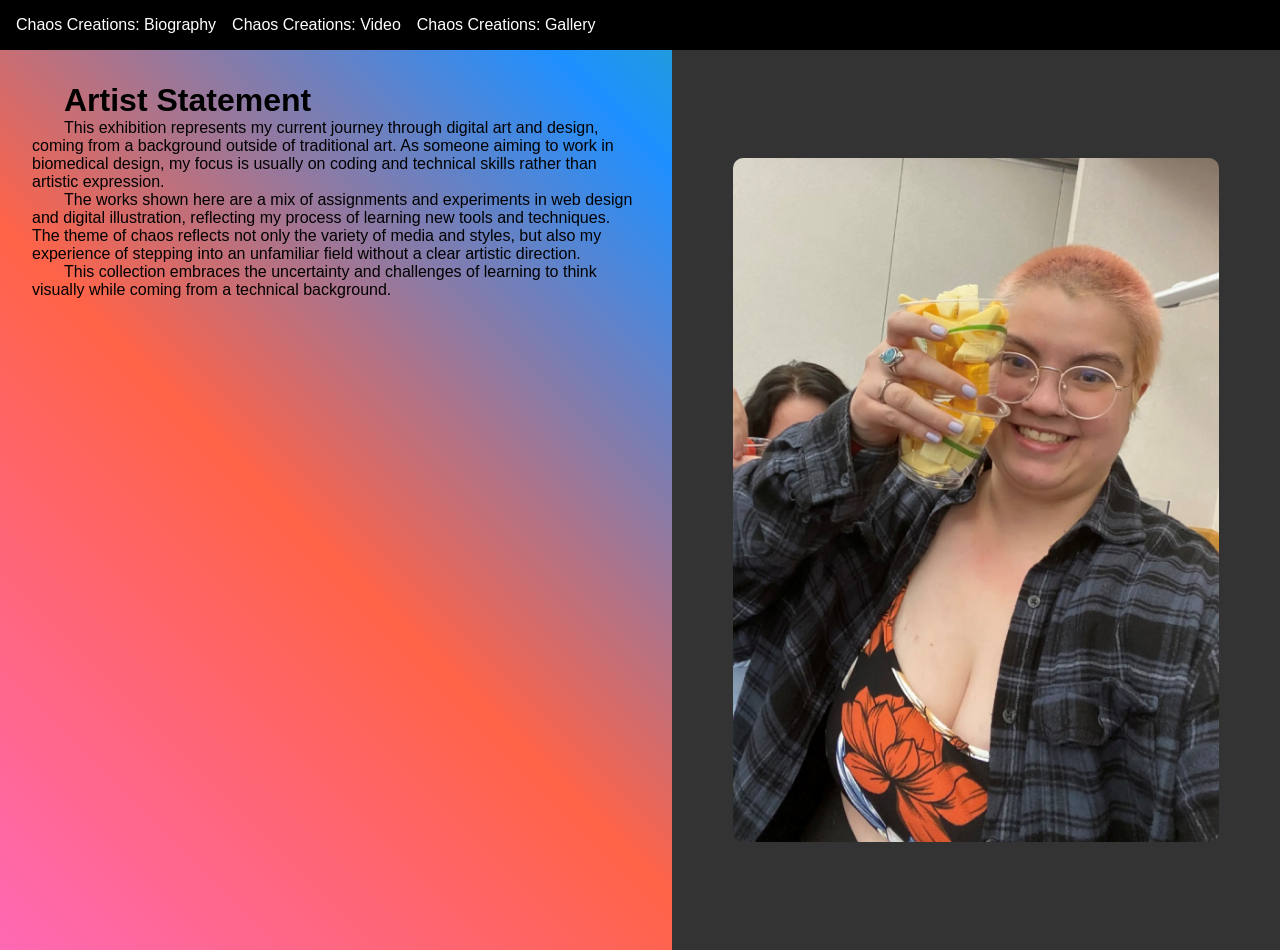
<file: index.html>
<!DOCTYPE html>
<html lang="en">
<head>
  <meta charset="UTF-8" />
  <meta name="viewport" content="width=device-width, initial-scale=1.0" />
  <title>Biography</title>
  <link rel="stylesheet" href="style.css" />
</head>
<body>
  <nav>
    <a href="index.html">Chaos Creations: Biography</a>
    <a href="video.html">Chaos Creations: Video</a>
    <a href="gallery.html">Chaos Creations: Gallery</a>
  </nav>

  <main class="bio-container">
    <div class="bio-text">
      <h1>Artist Statement</h1>
      
      <p>This exhibition represents my current journey through digital art and design, coming from a background outside of traditional art. As someone aiming to work in biomedical design, my focus is usually on coding and technical skills rather than artistic expression. </p>
      
      <p>The works shown here are a mix of assignments and experiments in web design and digital illustration, reflecting my process of learning new tools and techniques. The theme of chaos reflects not only the variety of media and styles, but also my experience of stepping into an unfamiliar field without a clear artistic direction.

      </p>
      <p>This collection embraces the uncertainty and challenges of learning to think visually while coming from a technical background.</p>
    </div>
    <div class="bio-image">
      <img src="media/headshot.jpg" alt="Headshot" />
    </div>
  </main>
</body>
</html>
</file>
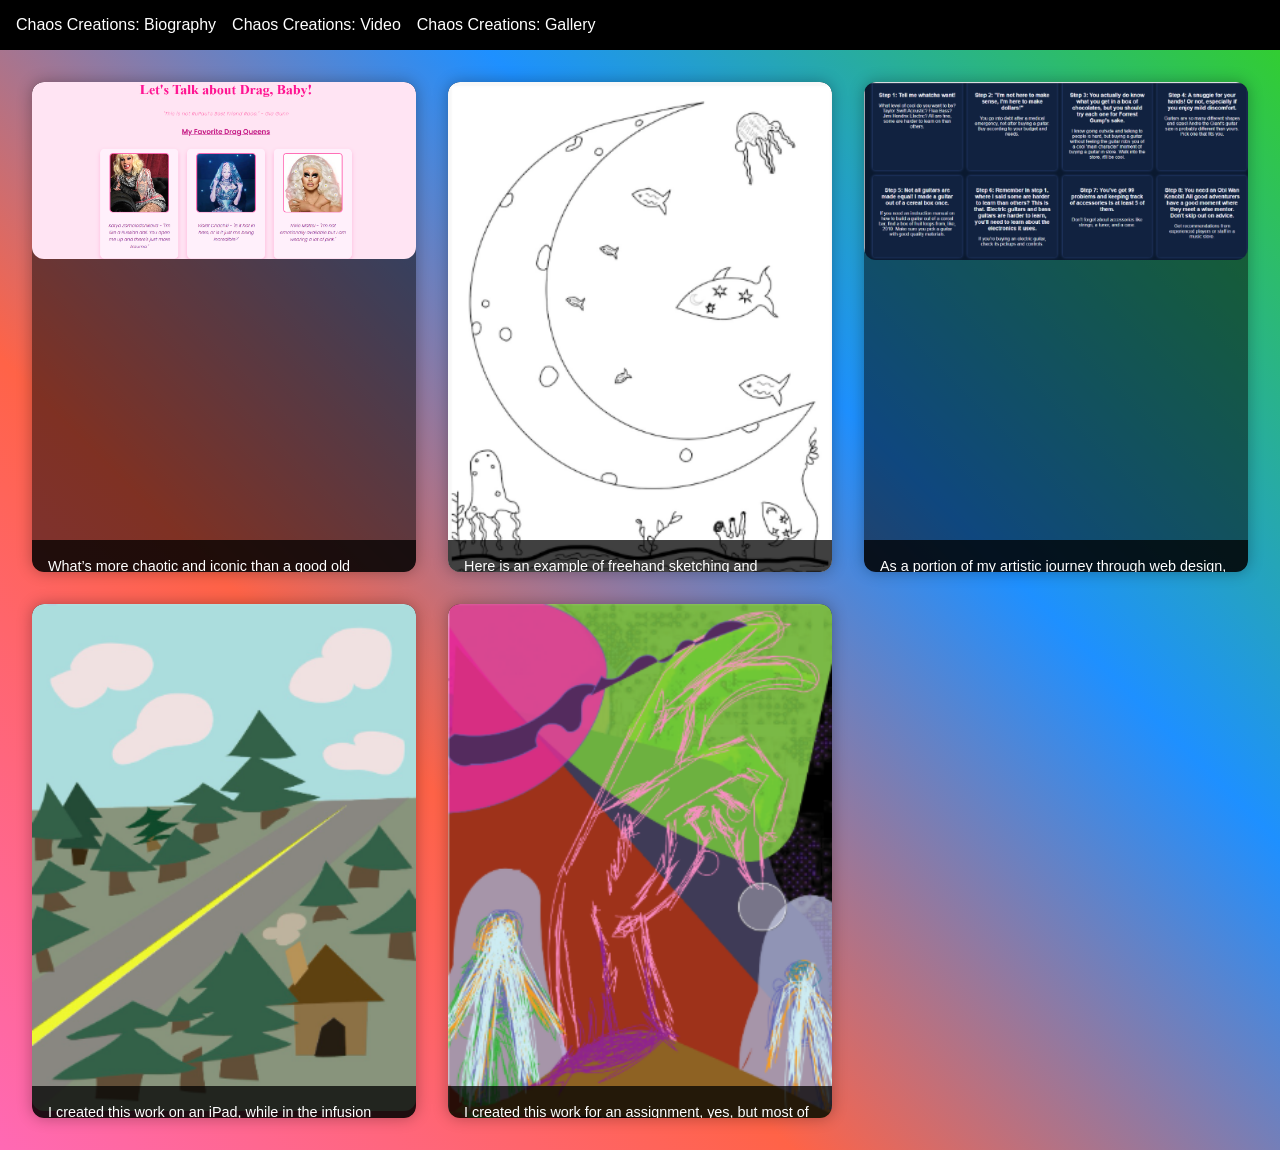
<file: gallery.html>
<html lang="en">
<head>
  <meta charset="UTF-8" />
  <meta name="viewport" content="width=device-width, initial-scale=1.0" />
  <title>Gallery</title>
  <link rel="stylesheet" href="style.css" />
</head>
<body>
  <nav>
    <a href="index.html">Chaos Creations: Biography</a>
    <a href="video.html">Chaos Creations: Video</a>
    <a href="gallery.html">Chaos Creations: Gallery</a>
  </nav>

  <main class="gallery">
    <div class="art-piece">
      <img src="media/drag_baby.png" alt="Art 1" />
      <div class="description">What’s more chaotic and iconic than a good old ‘RuPaul’s Drag Race’ Episode? Was this Web Design assignment created when I was severely sleep deprived and over caffeinated? Yes. Does that change the fact that I worked hard on it? No. </div>
    </div>
    <div class="art-piece">
      <img src="media/moon_fish.png" alt="Art 2" />
      <div class="description">Here is an example of freehand sketching and experimentation of different brush settings. I enjoyed experimenting with differing sizes, and this was one of my first times filling up an entire canvas with simple sketches to make an original scene. </div>
    </div>
    <div class="art-piece">
      <img src="media/quiz.png" alt="Art 3" />
      <div class="description">As a portion of my artistic journey through web design, I have created quizzes and instructional manuals to showcase my understanding of web design, and fun techniques I played with when creating websites. This work was a study on symmetry and organization, aiming to demonstrate how spacing, coloring, and text formatting can greatly affect how users interact with web works.</div>
    </div>
    <div class="art-piece">
      <img src="media/forest.png" alt="Art 4" />
      <div class="description">I created this work on an iPad, while in the infusion room at Bozeman Deaconess, waiting for my father to finish cancer treatments. When I look at it in the sense of artistry, I usually cringe, because of how elementary it looks. Then, I am reminded of how I was sitting on the hospital floor, criss cross applesauce, waiting for my Dad. There is a sense of sadness behind this work. I was a full grown adult, with nothing to do for my father other than wait and draw - reminiscent of being a child. </div>
    </div>
    <div class="art-piece">
      <img src="media/hand.png" alt="Art 5" />
      <div class="description">I created this work for an assignment, yes, but most of all, I created this work to showcase my love for horror movies. I was still experimenting with random illustrative tools, trying my best to find the best tool or application to work with, without spending hundreds of dollars a year on a subscription I would barely use. In this work, I used the free-est of free tools I have - the ‘markup’ option on my phone. That also leads to why this is my favorite. The simplest answer was the best. </div>
    </div>
  </main>
</body>
</html>
</file>
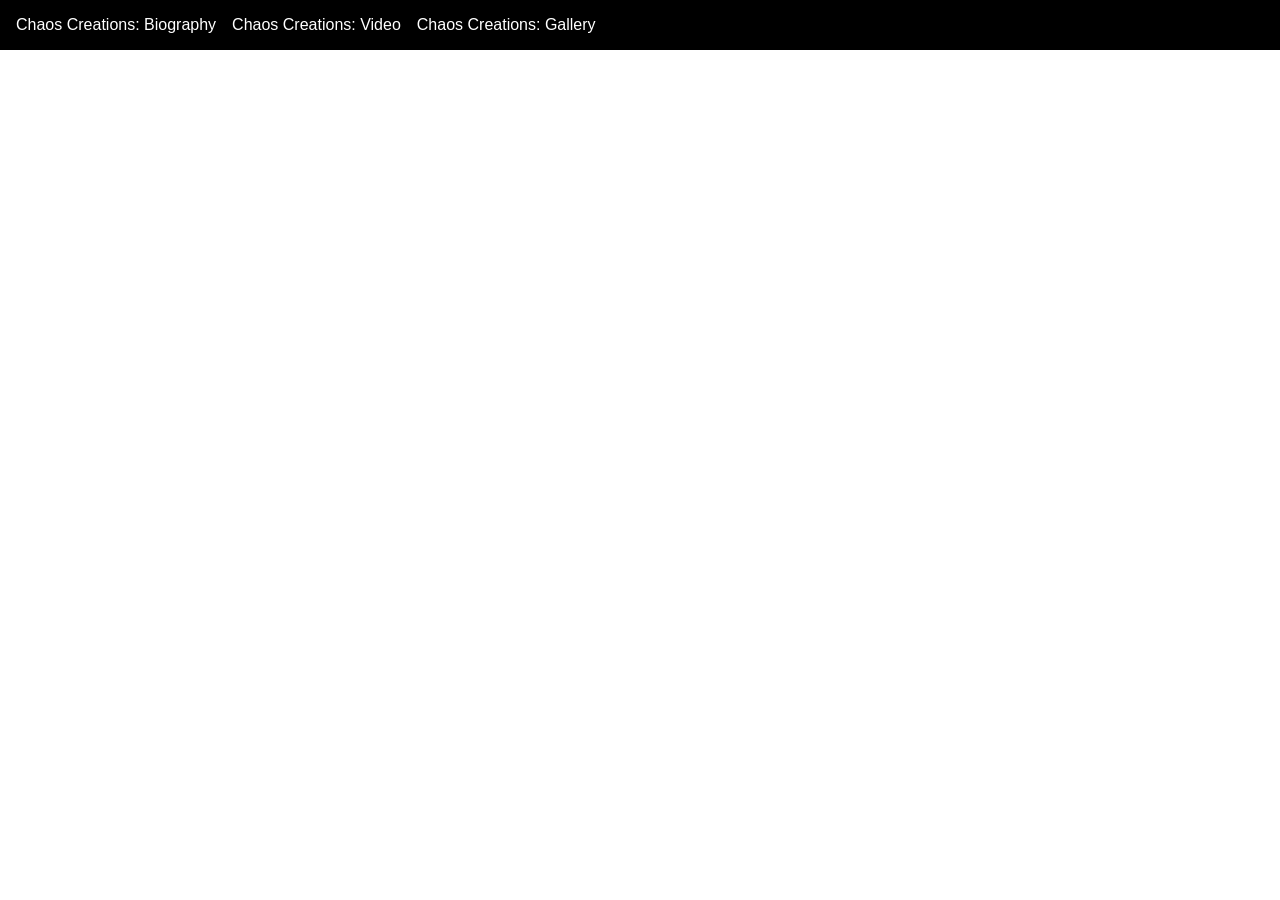
<file: video.html>
<!DOCTYPE html>
<html lang="en">
<head>
  <meta charset="UTF-8" />
  <meta name="viewport" content="width=device-width, initial-scale=1.0" />
  <title>Chaos Creations: Video</title>
  <link rel="stylesheet" href="style.css" />
</head>
<body>
  <nav>
    <a href="index.html">Chaos Creations: Biography</a>
    <a href="video.html">Chaos Creations: Video</a>
    <a href="gallery.html">Chaos Creations: Gallery</a>
  </nav>

  <main class="video-container" id="video-bg">
    <iframe
      width="100%"
      height="500"
      src="https://www.youtube.com/embed/1uiVLVXVEwo"
      title="YouTube video player"
      frameborder="0"
      allow="accelerometer; autoplay; clipboard-write; encrypted-media; gyroscope; picture-in-picture"
      allowfullscreen>
    </iframe>
  </main>

  <script>
    const bg = document.getElementById('video-bg');
    document.addEventListener('mousemove', (e) => {
      const r = Math.floor(Math.random() * 255);
      const g = Math.floor(Math.random() * 255);
      const b = Math.floor(Math.random() * 255);
      bg.style.backgroundColor = `rgb(${r}, ${g}, ${b})`;
    });
  </script>
</body>
</html>
</file>
<file: style.css>
/*This is an external stylesheet. I could theoretically place this code within each of my html files, but that makes the code basically unreadable. No one wants paragraphs of gobble-ty gook.*/

* {
  margin: 0;
  padding: 0;
  box-sizing: border-box;
  font-family: sans-serif;
}
/*I wanted to create an easy, workable navigation bar, so people viewing the gallery had an easy time moving around.*/

nav {
  position: relative;
  z-index: 2;
  background-color: black;
  padding: 1rem;
  display: flex;
  gap: 1rem;
}

nav a {
  color: white;
  text-decoration: none;
}

.bio-container {
  display: flex;
  height: 100vh;
  background: linear-gradient(45deg, #ff69b4, #ff6347, #1e90ff, #32cd32);
  animation: chaosBG 10s infinite linear;
}

.bio-text {
  text-indent: 2em;
  flex: 1;
  padding: 2em;
  
}

.bio-image {
  flex: 1;
  background-color: #333;
  display: flex;
  justify-content: center;
  align-items: center;
}

.bio-image img {
  width: 80%;
  height: auto;
  border-radius: 10px;
}

/*Surprise! You're on camera! I'm going to paste this video of me editing and adding comments to my code to my gallery, so you have a little "taste" of how I code.*/

.video-container {
  position: relative;
  z-index: 1;
  display: flex;
  justify-content: center;
  align-items: center;
  height: calc(100vh - 60px); /* Adjust height based on nav size */
  overflow: hidden;
  transition: background-color 0.3s ease;
}

.video-container video {
  width: 90vw;
  max-height: 80vh;
  object-fit: contain;
  border-radius: 1rem;
  box-shadow: 0 0 20px rgba(0,0,0,0.6);
}

/*Gallery! Surprise again! Angela chose a rainbow gradient for her background of the gallery. Is that chaotic? Probably not, but colors with the theme of "chaos" aren't always readable.*/

.gallery {
  display: grid;
  grid-template-columns: repeat(auto-fit, minmax(300px, 1fr));
  gap: 2rem;
  padding: 2rem;
  background: linear-gradient(45deg, #ff69b4, #ff6347, #1e90ff, #32cd32);
  animation: chaosBG 10s infinite linear;
}

.art-piece {
  position: relative;
  overflow: hidden;
  border-radius: 12px;
  box-shadow: 0 0 15px rgba(0,0,0,0.3);
  background-color: rgba(0, 0, 0, 0.5);
}

.art-piece img {
  width: 100%;
  height: auto;
  display: block;
  border-radius: 12px;
}

/* Drop-down banner style */
.description {
  position: absolute;
  bottom: 0;
  left: 0;
  right: 0;
  background: rgba(0,0,0,0.75);
  color: white;
  padding: 1rem;
  max-height: 0;
  overflow: hidden;
  transition: max-height 0.4s ease, padding 0.3s ease;
  font-size: 0.9rem;
  line-height: 1.4;
  border-bottom-left-radius: 12px;
  border-bottom-right-radius: 12px;
}

.art-piece:hover .description {
  max-height: 200px;
  padding: 1rem;
}
</file>
